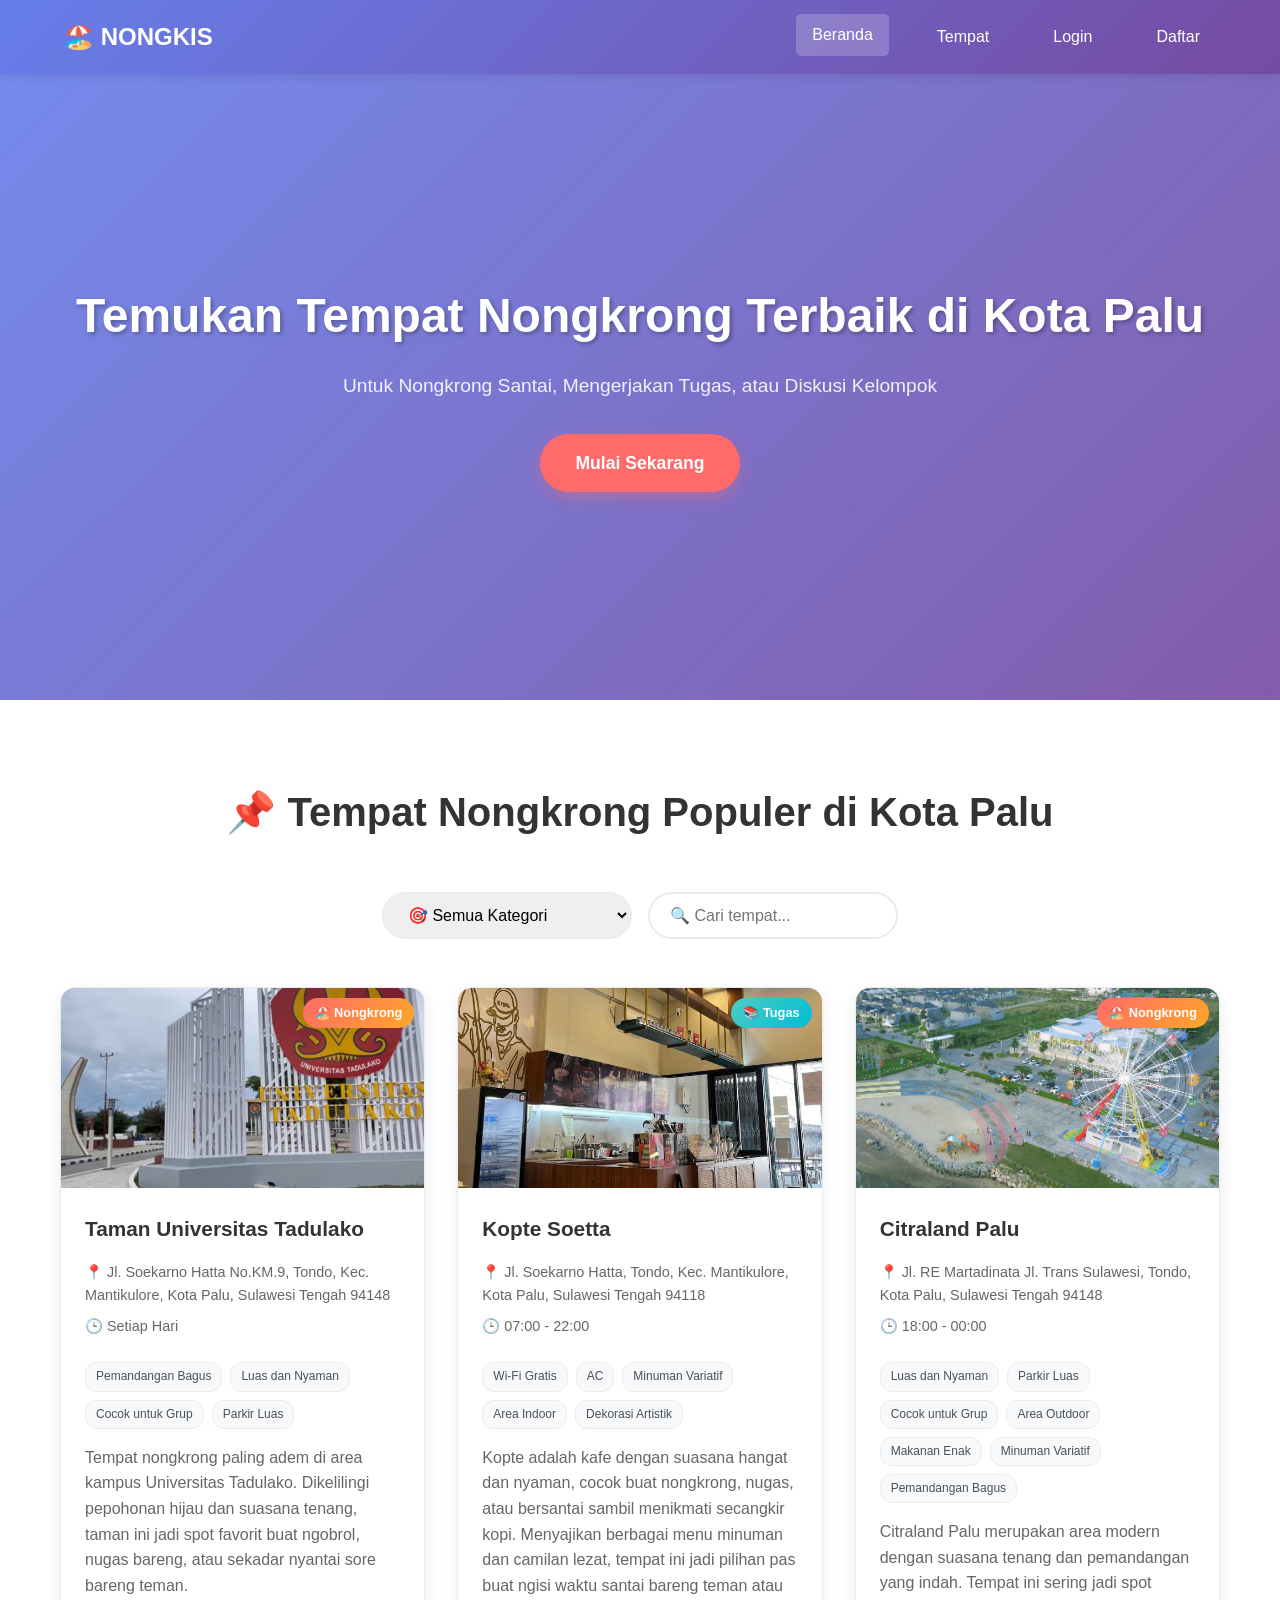
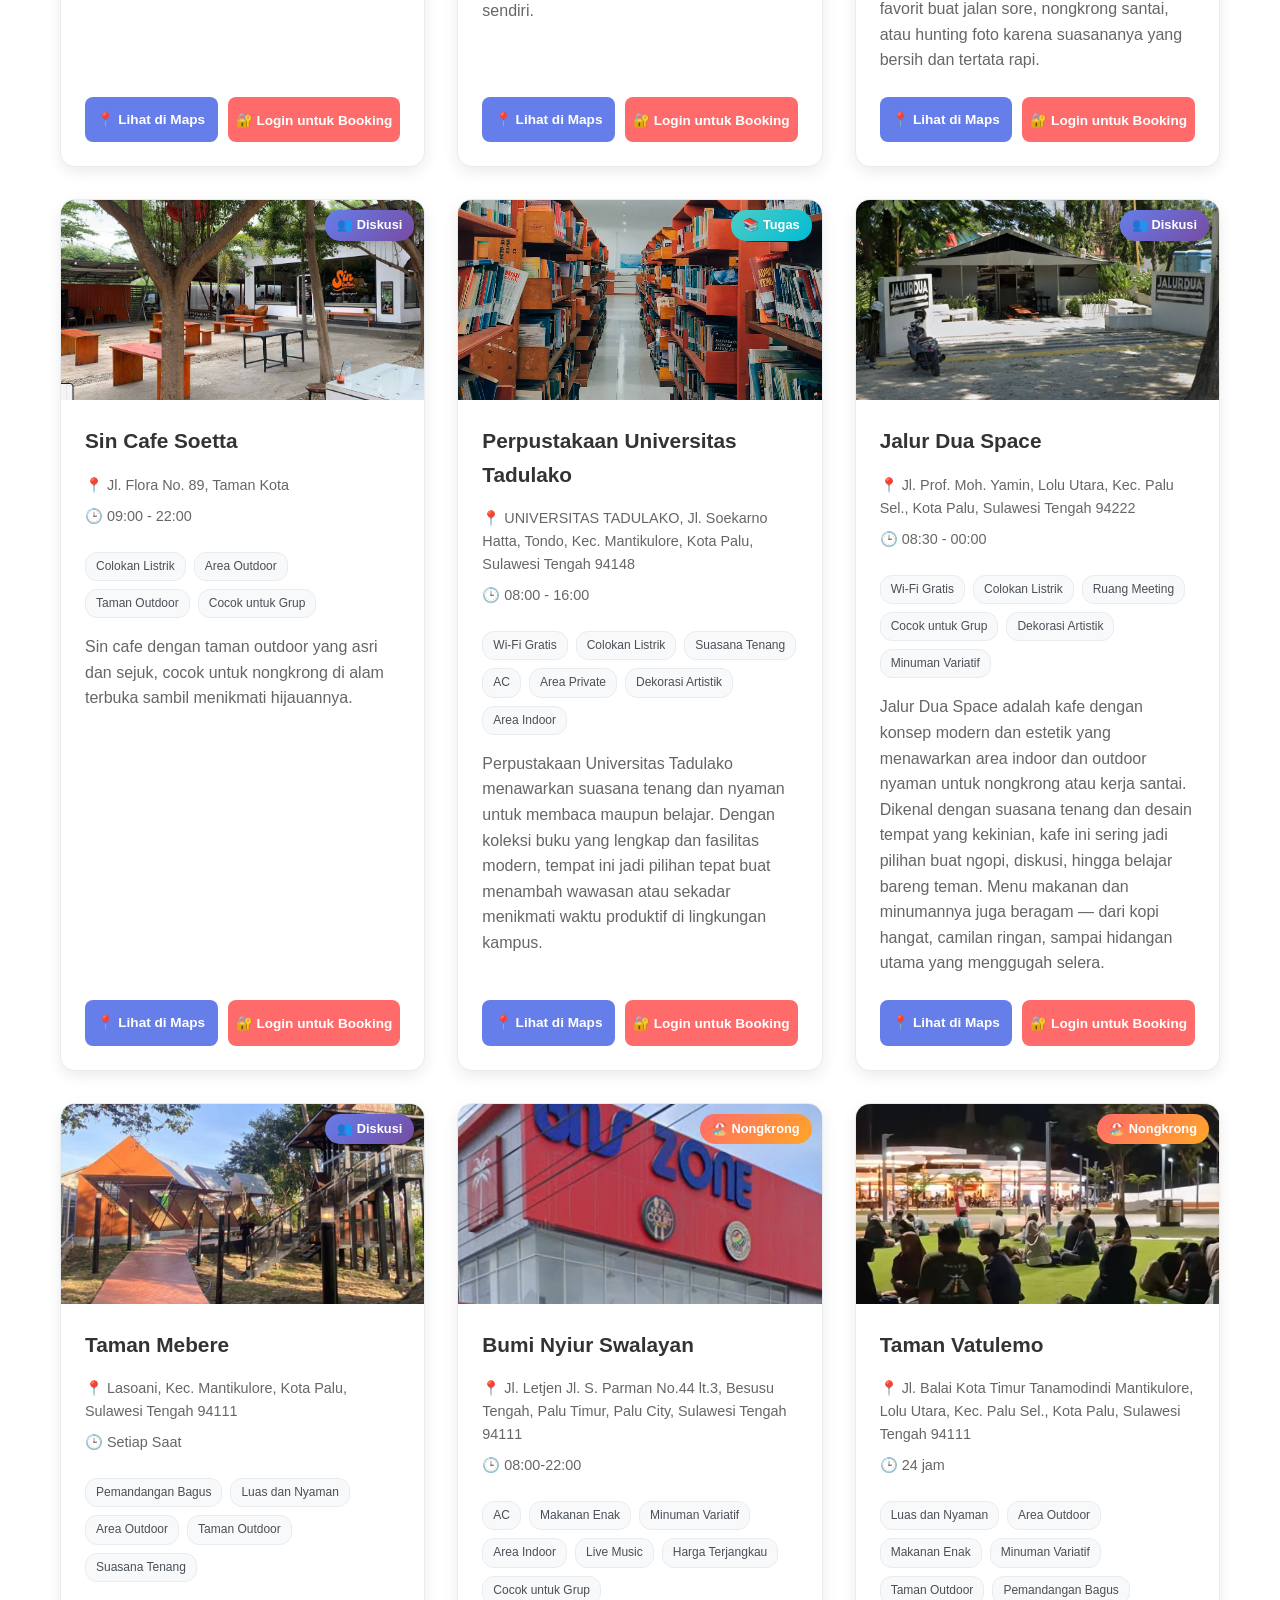
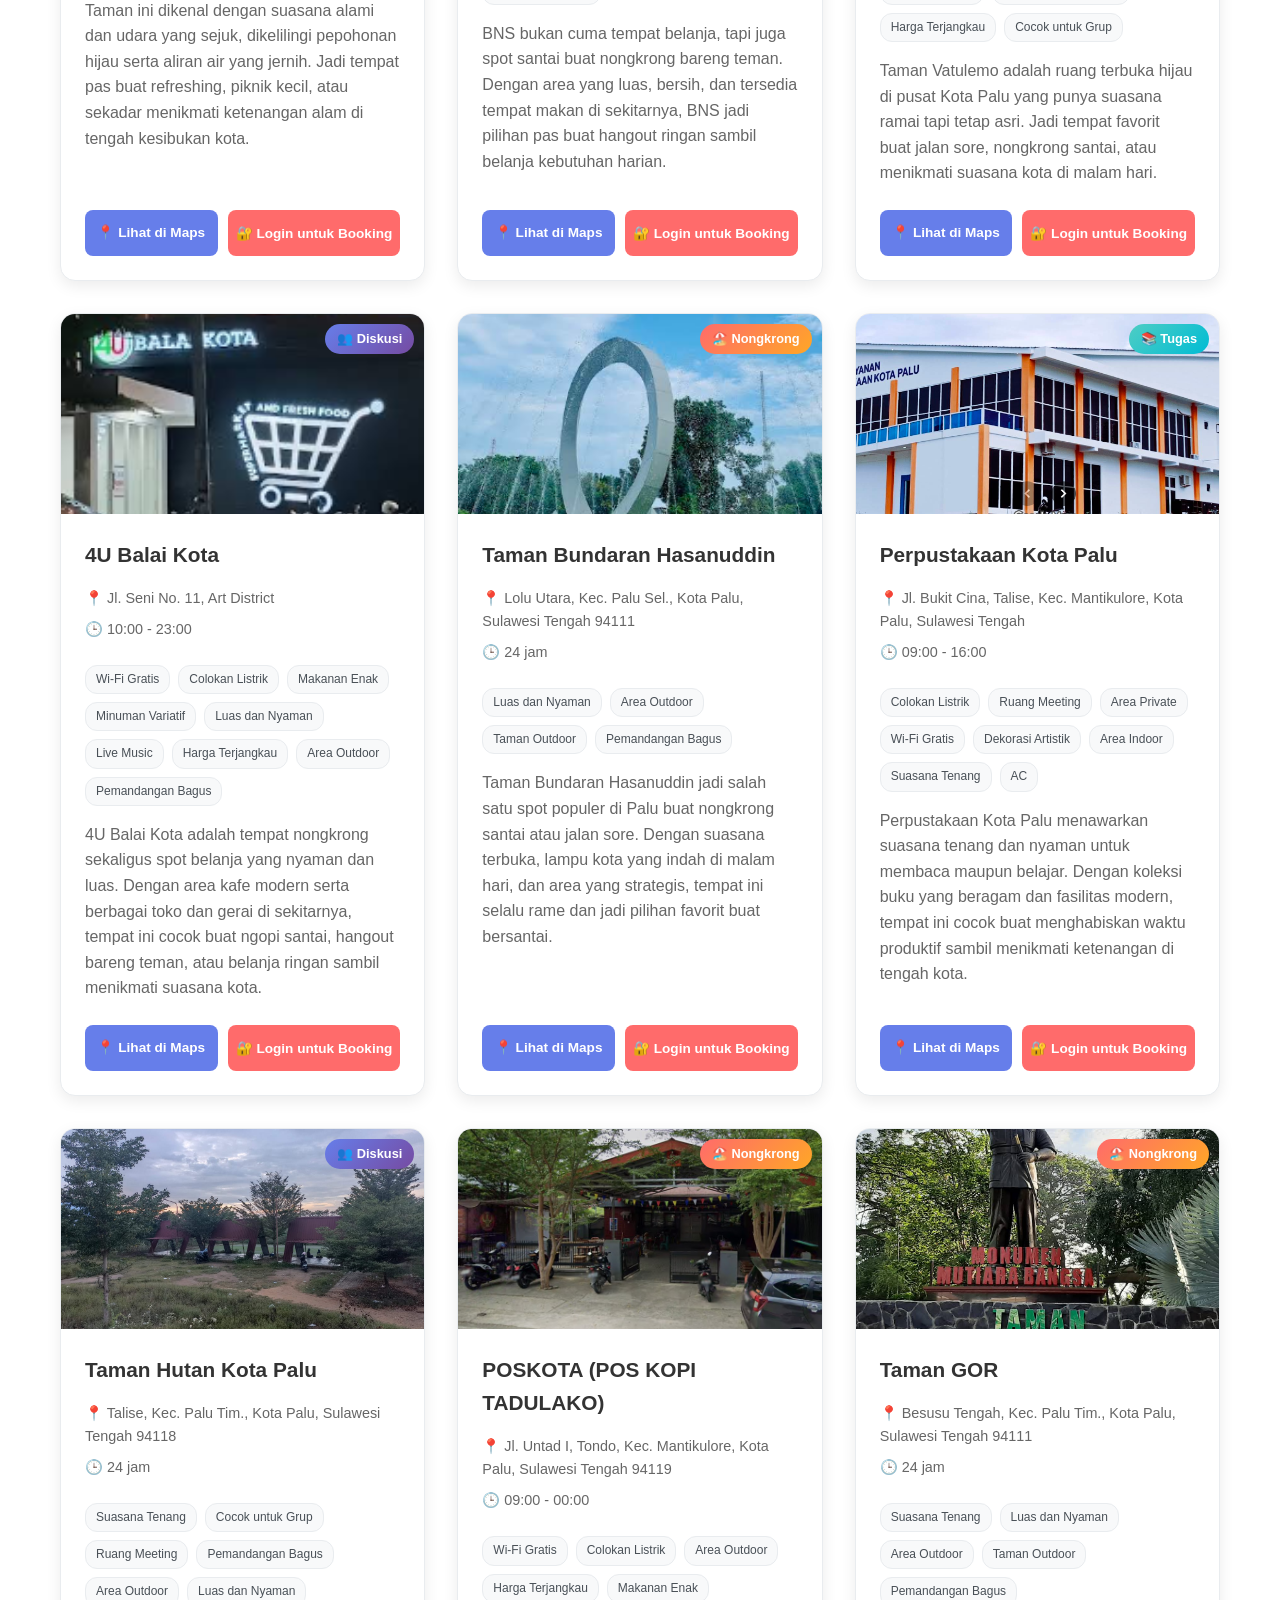
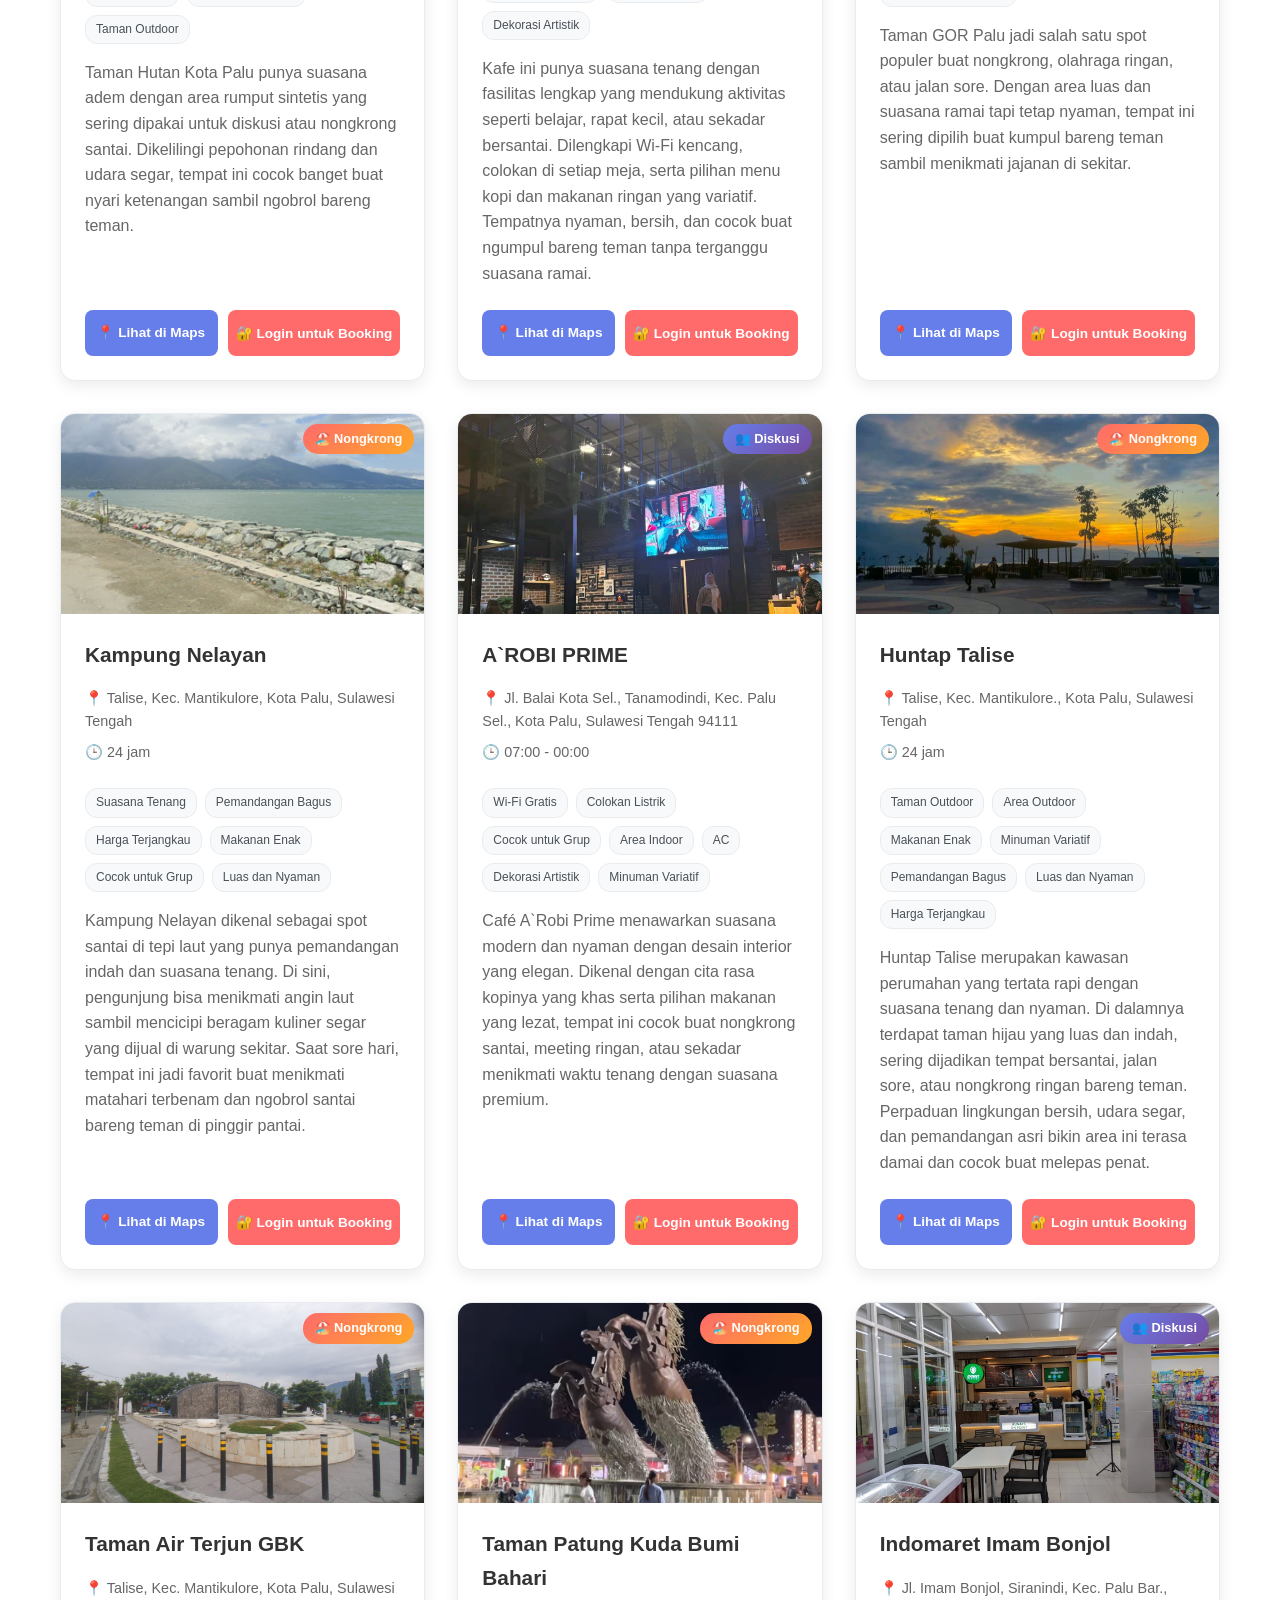
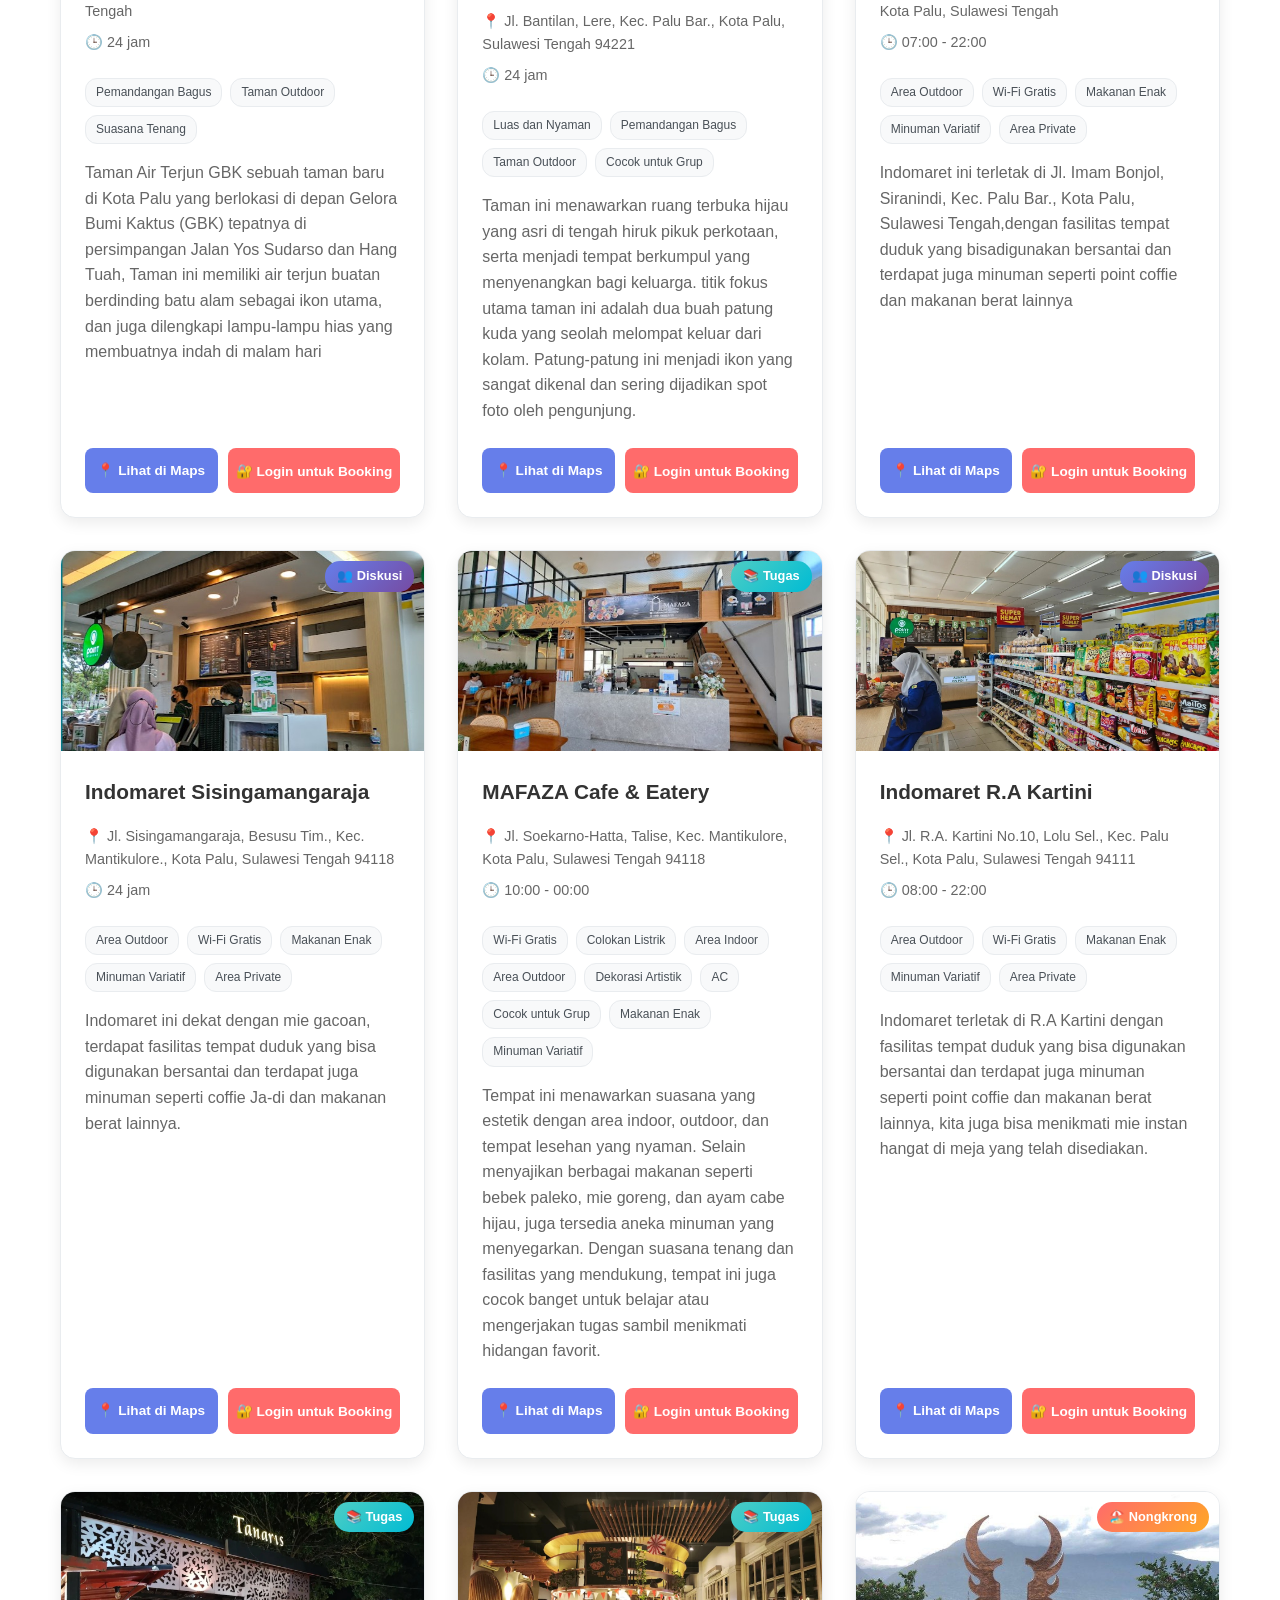
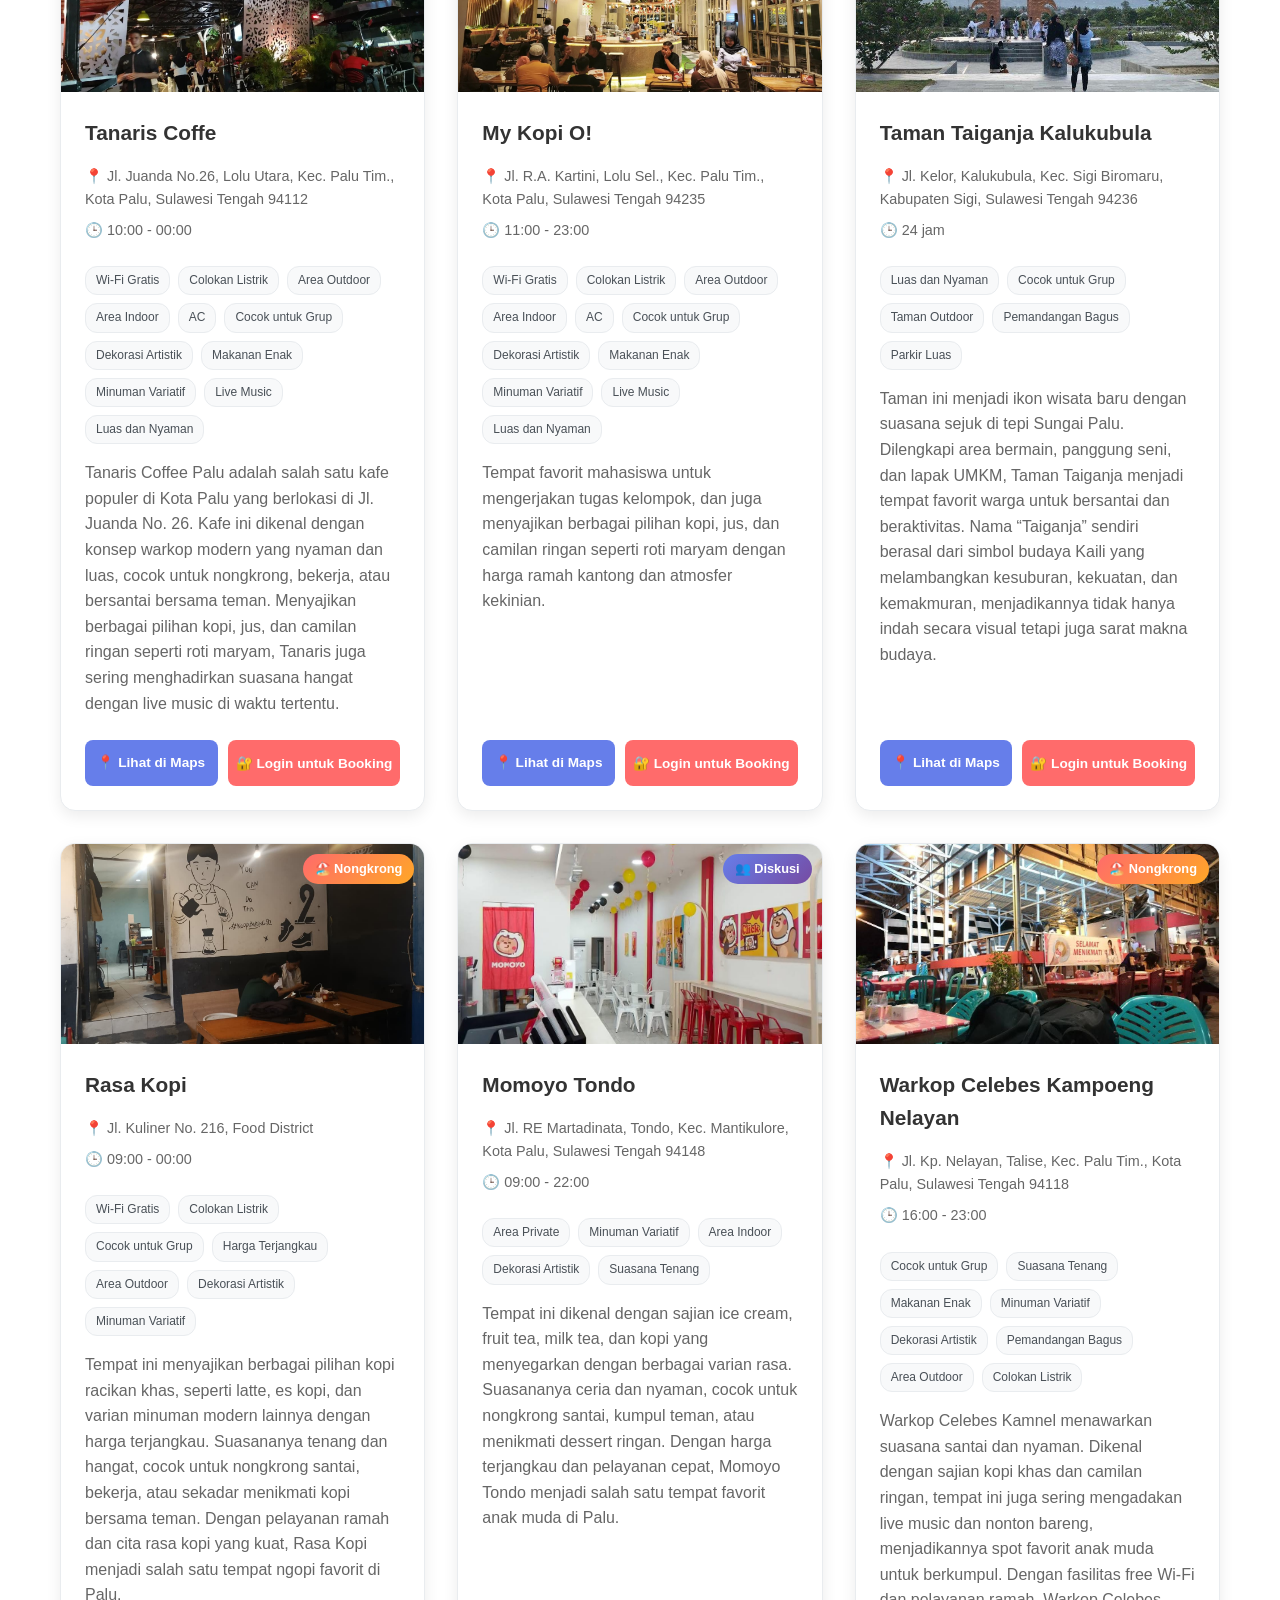
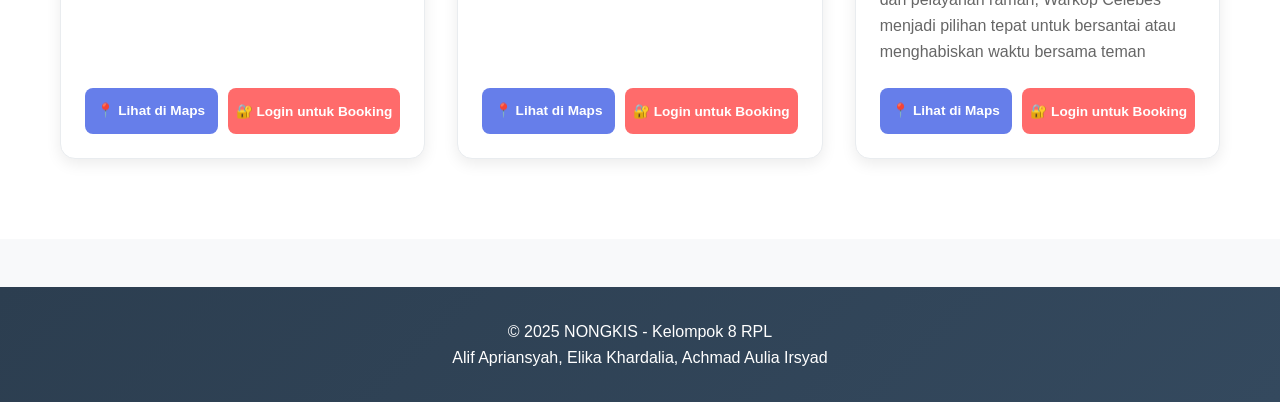
<file: index.html>
<!DOCTYPE html>
<html lang="id">
<head>
    <meta charset="UTF-8">
    <meta name="viewport" content="width=device-width, initial-scale=1.0">
    <title>NONGKIS - Tempat Nongkrong Asik</title>
    <link rel="stylesheet" href="css/style.css">
</head>
<body>
    <!-- Navigation -->
    <header>
        <nav class="navbar">
            <div class="nav-brand">
                <h2>🏖️ NONGKIS</h2>
            </div>
            <div class="nav-menu">
                <a href="index.html" class="nav-link active">Beranda</a>
                <a href="#tempat" class="nav-link">Tempat</a>
                <a href="login.html" class="nav-link">Login</a>
                <a href="register.html" class="nav-link">Daftar</a>
            </div>
        </nav>
    </header>

    <!-- Hero Section -->
    <section class="hero">
        <div class="hero-content">
            <h1>Temukan Tempat Nongkrong Terbaik di Kota Palu</h1>
            <p>Untuk Nongkrong Santai, Mengerjakan Tugas, atau Diskusi Kelompok</p>
            <a href="register.html" class="cta-button">Mulai Sekarang</a>
        </div>
    </section>

    <!-- Places Section -->
    <section id="tempat" class="places-section">
        <div class="container">
            <h2>📌 Tempat Nongkrong Populer di Kota Palu</h2>
            
            <!-- Filter -->
            <div class="filter-container">
                <select id="categoryFilter" class="filter-select">
                    <option value="">🎯 Semua Kategori</option>
                    <option value="nongkrong">🏖️ Nongkrong Santai</option>
                    <option value="tugas">📚 Mengerjakan Tugas</option>
                    <option value="diskusi">👥 Diskusi Kelompok</option>
                </select>
                <input type="text" id="searchInput" class="search-input" placeholder="🔍 Cari tempat...">
            </div>

            <!-- Places Grid -->
            <div id="placesList" class="places-grid">
                <!-- Tempat akan dimuat di sini -->
            </div>
        </div>
    </section>

    <!-- Footer -->
    <footer>
        <div class="container">
            <p>&copy; 2025 NONGKIS - Kelompok 8 RPL</p>
            <p>Alif Apriansyah, Elika Khardalia, Achmad Aulia Irsyad</p>
        </div>
    </footer>

    <!-- Scripts -->
    <script src="js/data.js"></script>
    <script src="js/script.js"></script>
</body>
</html>
</file>
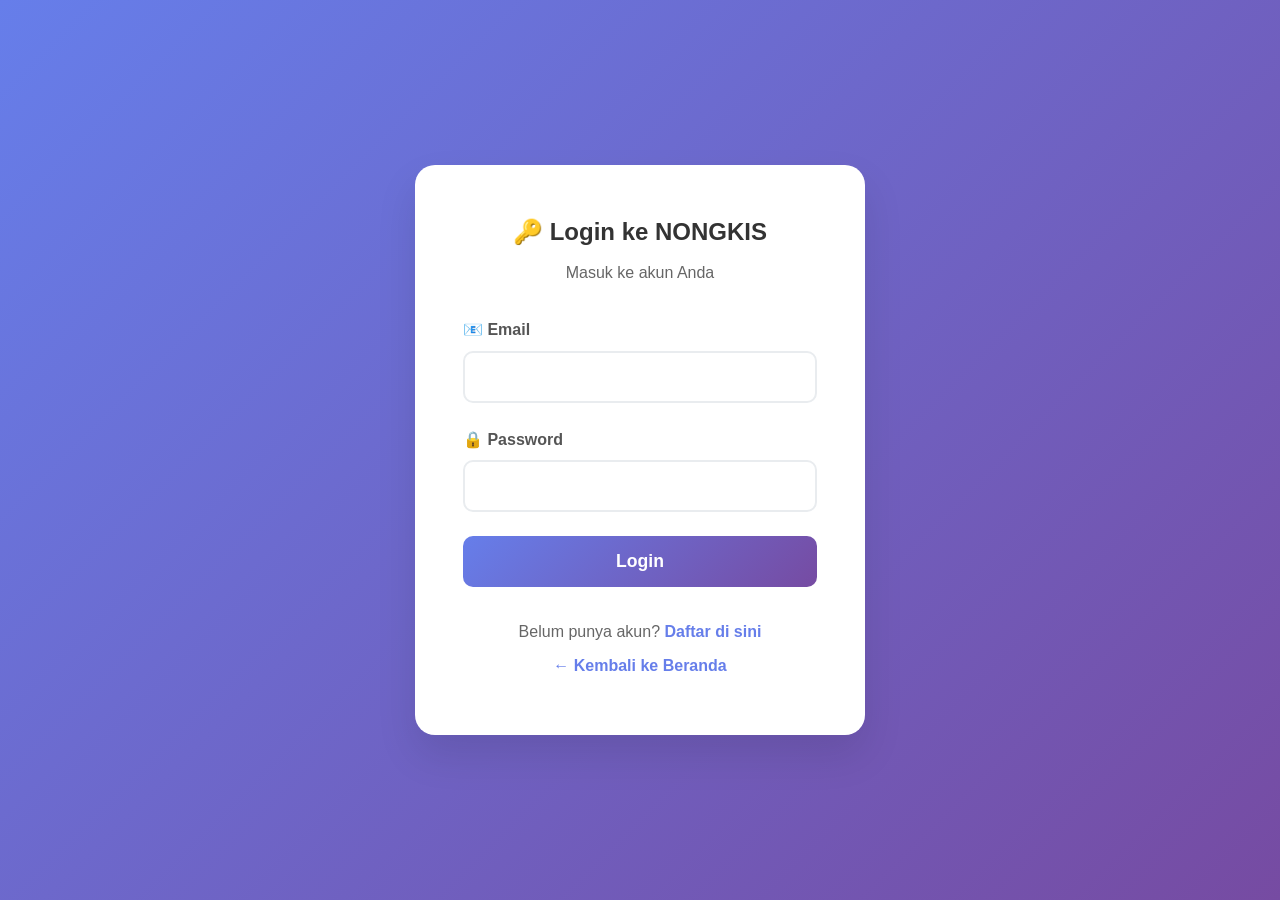
<file: admin_dashboard.html>
<!DOCTYPE html>
<html lang="id">
<head>
    <meta charset="UTF-8">
    <meta name="viewport" content="width=device-width, initial-scale=1.0">
    <title>Admin Dashboard - NONGKIS</title>
    <link rel="stylesheet" href="css/style.css">
    <style>
        .admin-stats { margin-bottom: 2rem; }
        .stats-grid { 
            display: grid; 
            grid-template-columns: repeat(auto-fit, minmax(150px, 1fr)); 
            gap: 1rem; 
            margin-bottom: 2rem; 
        }
        .stat-card { 
            background: white; 
            padding: 1.5rem; 
            border-radius: 10px; 
            text-align: center; 
            box-shadow: 0 5px 15px rgba(0,0,0,0.1); 
            border-left: 4px solid #667eea; 
        }
        .stat-number { 
            display: block; 
            font-size: 2rem; 
            font-weight: bold; 
            color: #667eea; 
            margin-bottom: 0.5rem; 
        }
        .stat-label { 
            font-size: 0.9rem; 
            color: #666; 
            font-weight: 500; 
        }
        .admin-actions { margin-bottom: 2rem; }
        .action-buttons { 
            display: grid; 
            grid-template-columns: repeat(auto-fit, minmax(200px, 1fr)); 
            gap: 1rem; 
        }
        .action-button { 
            background: white; 
            border: 2px solid #e9ecef; 
            padding: 1.5rem; 
            border-radius: 10px; 
            text-align: center; 
            cursor: pointer; 
            transition: all 0.3s ease; 
            display: flex; 
            flex-direction: column; 
            align-items: center; 
            gap: 0.5rem; 
        }
        .action-button:hover { 
            border-color: #667eea; 
            transform: translateY(-5px); 
            box-shadow: 0 10px 20px rgba(0,0,0,0.1); 
        }
        .bookings-management { margin: 2rem 0; }
        .bookings-filters { 
            display: flex; 
            gap: 0.5rem; 
            margin-bottom: 1.5rem; 
            flex-wrap: wrap; 
        }
        .filter-btn { 
            padding: 8px 16px; 
            border: 2px solid #e9ecef; 
            background: white; 
            border-radius: 20px; 
            cursor: pointer; 
            transition: all 0.3s ease; 
            font-size: 0.9rem; 
        }
        .filter-btn.active, .filter-btn:hover { 
            background: #667eea; 
            color: white; 
            border-color: #667eea; 
        }
        .booking-card { 
            background: white; 
            border: 1px solid #e9ecef; 
            border-radius: 10px; 
            padding: 1.5rem; 
            margin-bottom: 1rem; 
            box-shadow: 0 2px 5px rgba(0,0,0,0.1); 
        }
        .booking-header { 
            display: flex; 
            justify-content: space-between; 
            align-items: center; 
            margin-bottom: 1rem; 
            padding-bottom: 1rem; 
            border-bottom: 1px solid #e9ecef; 
        }
        .booking-status { 
            padding: 5px 12px; 
            border-radius: 15px; 
            font-size: 0.8rem; 
            font-weight: bold; 
            text-transform: uppercase; 
        }
        .booking-status.pending { background: #fff3cd; color: #856404; border: 1px solid #ffeaa7; }
        .booking-status.confirmed { background: #d1ecf1; color: #0c5460; border: 1px solid #bee5eb; }
        .booking-status.cancelled { background: #f8d7da; color: #721c24; border: 1px solid #f5c6cb; }
        .booking-actions { 
            display: flex; 
            gap: 10px; 
            flex-wrap: wrap; 
            margin-top: 1rem; 
        }
        .booking-actions button { 
            padding: 8px 16px; 
            border: none; 
            border-radius: 5px; 
            cursor: pointer; 
            font-size: 0.8rem; 
            font-weight: 600; 
            transition: all 0.3s ease; 
        }
        .btn-confirm { background: #28a745; color: white; }
        .btn-cancel { background: #dc3545; color: white; }
        .btn-delete { background: #6c757d; color: white; }
        .no-data { text-align: center; padding: 3rem; color: #666; font-size: 1.1rem; }
        .loading { text-align: center; padding: 2rem; color: #666; }
    </style>
</head>
<body>
    <header>
        <nav class="navbar">
            <div class="nav-brand">
                <h2>🏖️ NONGKIS ADMIN</h2>
            </div>
            <div class="nav-menu">
                <a href="index.html" class="nav-link">Beranda</a>
                <a href="dashboard.html" class="nav-link">Dashboard User</a>
                <a href="#" class="nav-link" onclick="logout()">Logout</a>
            </div>
        </nav>
    </header>

    <main class="dashboard-container">
        <div class="container">
            <div class="dashboard-header">
                <h1>Selamat Datang, <span id="adminName">Admin</span>! 👑</h1>
                <p>Panel Administrasi NONGKIS</p>
            </div>

            <div class="admin-stats">
                <h3>📊 Statistik Sistem</h3>
                <div class="stats-grid">
                    <div class="stat-card">
                        <span class="stat-number" id="totalUsers">0</span>
                        <span class="stat-label">Total Users</span>
                    </div>
                    <div class="stat-card">
                        <span class="stat-number" id="totalPlaces">0</span>
                        <span class="stat-label">Tempat Nongkrong</span>
                    </div>
                    <div class="stat-card">
                        <span class="stat-number" id="totalBookings">0</span>
                        <span class="stat-label">Total Booking</span>
                    </div>
                    <div class="stat-card">
                        <span class="stat-number" id="pendingBookings">0</span>
                        <span class="stat-label">Pending</span>
                    </div>
                </div>
            </div>

            <div class="admin-actions">
                <h3>⚡ Aksi Cepat</h3>
                <div class="action-buttons">
                    <button class="action-button" onclick="loadAdminData()">
                        <span>🔄</span>
                        <span>Refresh Data</span>
                    </button>
                    <button class="action-button" onclick="showAllBookings()">
                        <span>📋</span>
                        <span>Semua Booking</span>
                    </button>
                    <button class="action-button" onclick="showPendingBookings()">
                        <span>⏳</span>
                        <span>Booking Pending</span>
                    </button>
                </div>
            </div>

            <div class="bookings-management">
                <h3>📋 Management Bookings</h3>
                <div class="bookings-filters">
                    <button class="filter-btn active" onclick="filterBookings('all')">Semua</button>
                    <button class="filter-btn" onclick="filterBookings('pending')">Pending</button>
                    <button class="filter-btn" onclick="filterBookings('confirmed')">Confirmed</button>
                    <button class="filter-btn" onclick="filterBookings('cancelled')">Cancelled</button>
                </div>
                <div class="bookings-list" id="bookingsList">
                    <div class="loading">Memuat data booking...</div>
                </div>
            </div>
        </div>
    </main>

    <script>
        // Simple notification function
        function showNotification(message, type = 'info') {
            alert((type === 'error' ? '❌ ' : '✅ ') + message);
        }

        // Logout function
        function logout() {
            localStorage.removeItem('nongkis_user');
            alert('👋 Logout berhasil!');
            window.location.href = 'index.html';
        }

        // Load admin data
        async function loadAdminData() {
            console.log('🔄 Loading admin data...');
            const bookingsList = document.getElementById('bookingsList');
            bookingsList.innerHTML = '<div class="loading">Memuat data booking...</div>';
            
            try {
                // Load bookings
                const response = await fetch('php/get_booking.php');
                const bookings = await response.json();
                
                console.log('📊 Bookings data:', bookings);
                
                if (bookings.error) {
                    bookingsList.innerHTML = '<div class="no-data">Error: ' + bookings.error + '</div>';
                    return;
                }
                
                if (!bookings || bookings.length === 0) {
                    bookingsList.innerHTML = '<div class="no-data">Belum ada booking</div>';
                    updateStats(0, 0);
                    return;
                }
                
                // Display bookings
                bookingsList.innerHTML = '';
                bookings.forEach(booking => {
                    const bookingCard = document.createElement('div');
                    bookingCard.className = `booking-card booking-${booking.status}`;
                    
                    bookingCard.innerHTML = `
                        <div class="booking-header">
                            <h4>${booking.place_name}</h4>
                            <span class="booking-status ${booking.status}">${getStatusText(booking.status)}</span>
                        </div>
                        <div class="booking-info">
                            <p><strong>User:</strong> ${booking.user_name} ${booking.user_email ? '(' + booking.user_email + ')' : ''}</p>
                            <p><strong>Alamat:</strong> ${booking.place_address}</p>
                            <p><strong>Tanggal:</strong> ${booking.booking_date} ${booking.booking_time}</p>
                            <p><strong>Jumlah Orang:</strong> ${booking.jumlah_orang}</p>
                            ${booking.catatan ? `<p><strong>Catatan:</strong> ${booking.catatan}</p>` : ''}
                            <p><strong>Dibooking:</strong> ${new Date(booking.created_at).toLocaleString('id-ID')}</p>
                        </div>
                        <div class="booking-actions">
                            ${booking.status === 'pending' ? `
                                <button onclick="confirmBooking(${booking.id})" class="btn-confirm">✅ Konfirmasi</button>
                                <button onclick="cancelBooking(${booking.id})" class="btn-cancel">❌ Tolak</button>
                            ` : ''}
                            <button onclick="deleteBooking(${booking.id})" class="btn-delete">🗑️ Hapus</button>
                        </div>
                    `;
                    
                    bookingsList.appendChild(bookingCard);
                });
                
                // Update stats
                updateStats(bookings.length, bookings.filter(b => b.status === 'pending').length);
                showNotification('Data berhasil dimuat!');
                
            } catch (error) {
                console.error('❌ Error loading admin data:', error);
                bookingsList.innerHTML = '<div class="no-data">Error: ' + error.message + '</div>';
                showNotification('Gagal memuat data: ' + error.message, 'error');
            }
        }

        function updateStats(totalBookings, pendingBookings) {
            document.getElementById('totalBookings').textContent = totalBookings;
            document.getElementById('pendingBookings').textContent = pendingBookings;
            document.getElementById('totalUsers').textContent = '2'; // admin + user
            document.getElementById('totalPlaces').textContent = '8'; // dari data.js
        }

        function getStatusText(status) {
            const statusMap = {
                'pending': 'Menunggu',
                'confirmed': 'Dikonfirmasi', 
                'cancelled': 'Dibatalkan'
            };
            return statusMap[status] || status;
        }

        async function confirmBooking(bookingId) {
            await updateBookingStatus(bookingId, 'confirmed');
        }

        async function cancelBooking(bookingId) {
            await updateBookingStatus(bookingId, 'cancelled');
        }

        async function updateBookingStatus(bookingId, status) {
            try {
                const response = await fetch('php/update_booking.php', {
                    method: 'POST',
                    headers: {
                        'Content-Type': 'application/json',
                    },
                    body: JSON.stringify({
                        booking_id: bookingId,
                        status: status,
                        action: 'update'
                    })
                });
                
                const result = await response.json();
                
                if (result.success) {
                    showNotification('Booking berhasil diupdate!');
                    loadAdminData(); // Reload data
                } else {
                    showNotification('Gagal update: ' + result.message, 'error');
                }
                
            } catch (error) {
                console.error('Error updating booking:', error);
                showNotification('Terjadi kesalahan', 'error');
            }
        }

        async function deleteBooking(bookingId) {
            if (!confirm('Yakin ingin menghapus booking ini?')) return;
            
            try {
                const response = await fetch('php/update_booking.php', {
                    method: 'POST',
                    headers: {
                        'Content-Type': 'application/json',
                    },
                    body: JSON.stringify({
                        booking_id: bookingId,
                        action: 'delete'
                    })
                });
                
                const result = await response.json();
                
                if (result.success) {
                    showNotification('Booking berhasil dihapus!');
                    loadAdminData(); // Reload data
                } else {
                    showNotification('Gagal hapus: ' + result.message, 'error');
                }
                
            } catch (error) {
                console.error('Error deleting booking:', error);
                showNotification('Terjadi kesalahan', 'error');
            }
        }

        function showAllBookings() {
            filterBookings('all');
            showNotification('Menampilkan semua booking');
        }

        function showPendingBookings() {
            filterBookings('pending');
            showNotification('Menampilkan booking pending');
        }

        function filterBookings(status) {
            document.querySelectorAll('.filter-btn').forEach(btn => {
                btn.classList.remove('active');
            });
            event.target.classList.add('active');
            
            const bookings = document.querySelectorAll('.booking-card');
            bookings.forEach(booking => {
                if (status === 'all') {
                    booking.style.display = 'block';
                } else {
                    booking.style.display = booking.classList.contains(`booking-${status}`) ? 'block' : 'none';
                }
            });
        }

        // Initialize
        document.addEventListener('DOMContentLoaded', function() {
            const currentUser = JSON.parse(localStorage.getItem('nongkis_user') || '{}');
            
            if (!currentUser || currentUser.role !== 'admin') {
                alert('❌ Akses ditolak! Hanya untuk admin.');
                window.location.href = 'login.html';
                return;
            }

            document.getElementById('adminName').textContent = currentUser.username;
            loadAdminData();
        });
    </script>
</body>
</html>
</file>
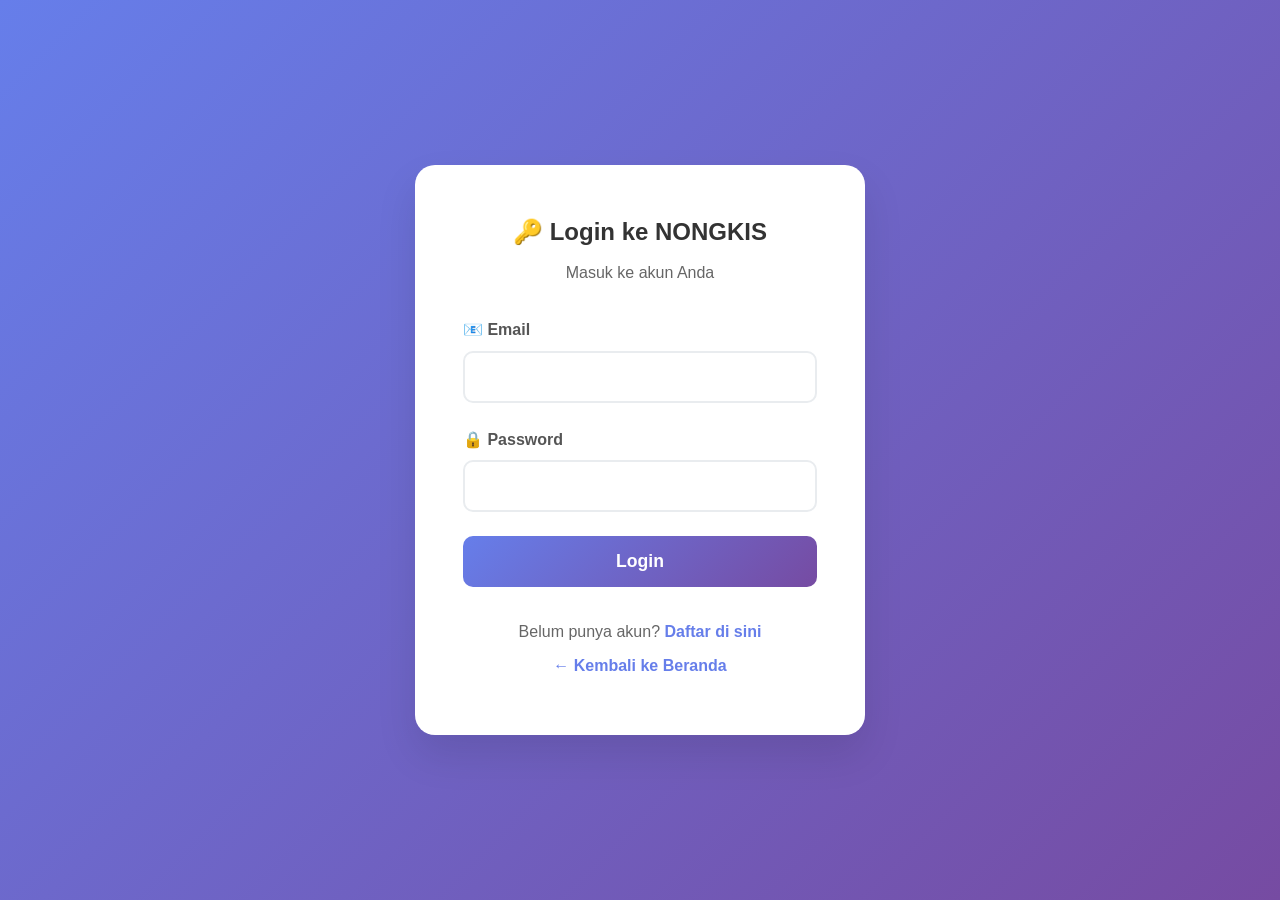
<file: dashboard.html>
<!DOCTYPE html>
<html lang="id">
<head>
    <meta charset="UTF-8">
    <meta name="viewport" content="width=device-width, initial-scale=1.0">
    <title>Dashboard - NONGKIS</title>
    <link rel="stylesheet" href="css/style.css">
</head>
<body>
    <header>
        <nav class="navbar">
            <div class="nav-brand">
                <h2>🏖️ NONGKIS</h2>
            </div>
            <div class="nav-menu">
                <a href="index.html" class="nav-link">Beranda</a>
                <a href="#profile" class="nav-link">Profil</a>
                <a href="#" class="nav-link" onclick="logout()">Logout</a>
            </div>
        </nav>
    </header>

    <main class="dashboard-container">
        <div class="container">
            <div class="dashboard-header">
                <h1>Selamat Datang, <span id="userName">User</span>! 👋</h1>
                <p>Mau nongkrong dimana hari ini?</p>
            </div>

            <div class="user-info">
                <h3>📊 Profil Anda</h3>
                <div class="info-grid">
                    <div class="info-item">
                        <strong>Username:</strong>
                        <span id="infoUsername">-</span>
                    </div>
                    <div class="info-item">
                        <strong>Email:</strong>
                        <span id="infoEmail">-</span>
                    </div>
                    <div class="info-item">
                        <strong>Member sejak:</strong>
                        <span id="infoJoinDate">-</span>
                    </div>
                </div>
            </div>

            <div class="quick-actions">
                <h3>🚀 Akses Cepat</h3>
                <div class="action-buttons">
                    <a href="index.html#tempat" class="action-button">
                        <span>🔍</span>
                        <span>Cari Tempat</span>
                    </a>
                    <button class="action-button" onclick="showBookingHistory()">
                        <span>📅</span>
                        <span>Riwayat Booking</span>
                    </button>
                    <button class="action-button" onclick="showFavorites()">
                        <span>❤️</span>
                        <span>Favorit Saya</span>
                    </button>
                </div>
            </div>
            <!-- Tambahkan setelah quick-actions -->
            <div class="user-bookings">
                <h3>📅 Booking Saya</h3>
                <div class="booking-actions">
                    <button onclick="loadUserBookings()" class="refresh-btn">🔄 Refresh Data</button>
                </div>
                <div id="userBookings" class="bookings-container">
                    <div class="loading">🔄 Memuat data booking...</div>
                </div>
            </div>
        </div>
    </main>

    <footer>
        <div class="container">
            <p>&copy; 2025 NONGKIS - Tempat Nongkrong Asik</p>
        </div>
    </footer>

    <script src="js/script.js"></script>
</body>
</html>
</file>
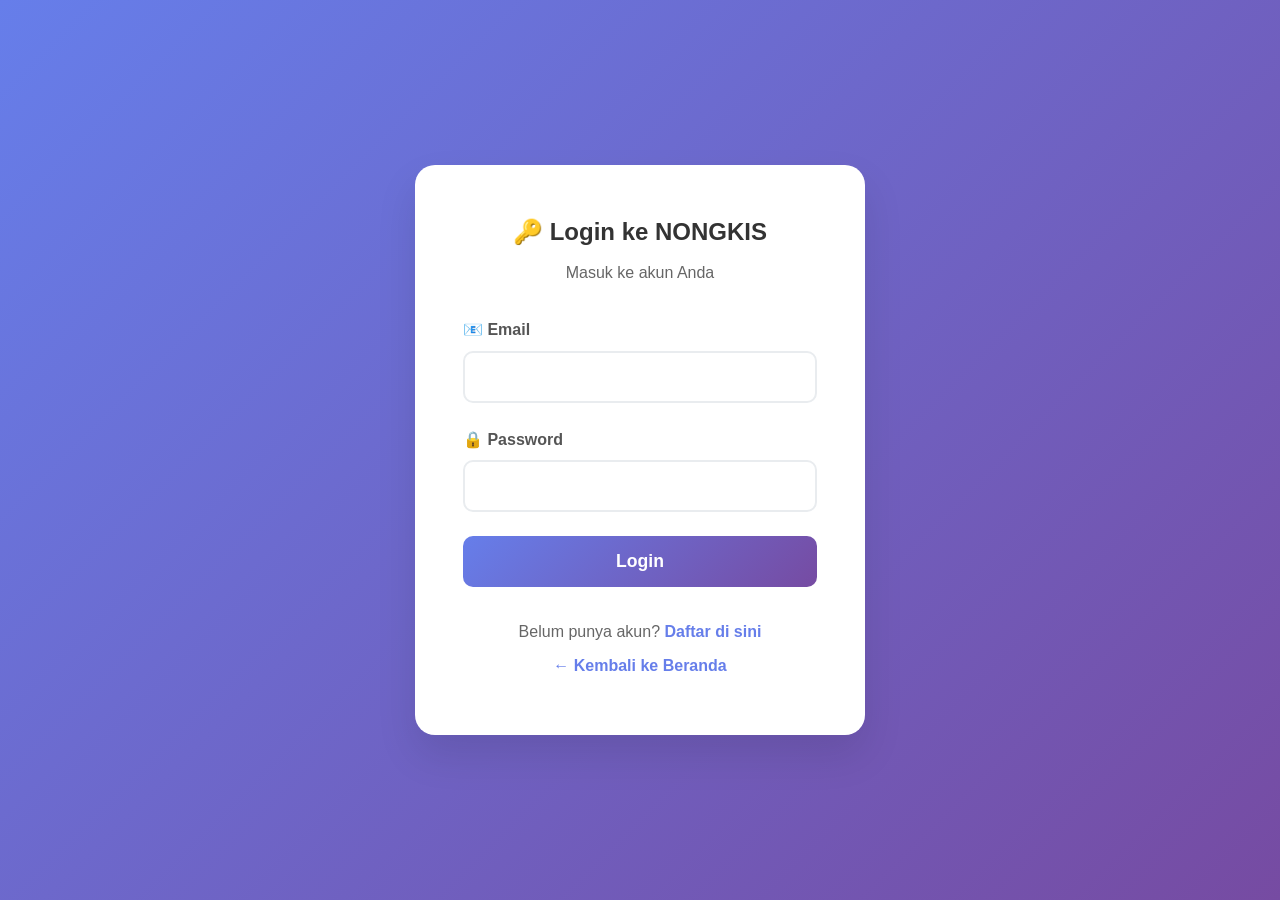
<file: login.html>
<!DOCTYPE html>
<html lang="id">
<head>
    <meta charset="UTF-8">
    <meta name="viewport" content="width=device-width, initial-scale=1.0">
    <title>Login - NONGKIS</title>
    <link rel="stylesheet" href="css/style.css">
</head>
<body>
    <div class="auth-container">
        <div class="auth-card">
            <div class="auth-header">
                <h2>🔑 Login ke NONGKIS</h2>
                <p>Masuk ke akun Anda</p>
            </div>
            
            <form id="loginForm" class="auth-form" method="POST">
            <div class="form-group">
                <label for="email">📧 Email</label>
                <input type="email" id="email" name="email" required>
            </div>
            <div class="form-group">
                <label for="password">🔒 Password</label>
                <input type="password" id="password" name="password" required>
            </div>
            <button type="submit" class="auth-button">Login</button>
            </form>

            <div class="auth-links">
                <p>Belum punya akun? <a href="register.html">Daftar di sini</a></p>
                <p><a href="index.html">← Kembali ke Beranda</a></p>
            </div>
        </div>
    </div>

    <script src="js/script.js"></script>
</body>
</html>
</file>
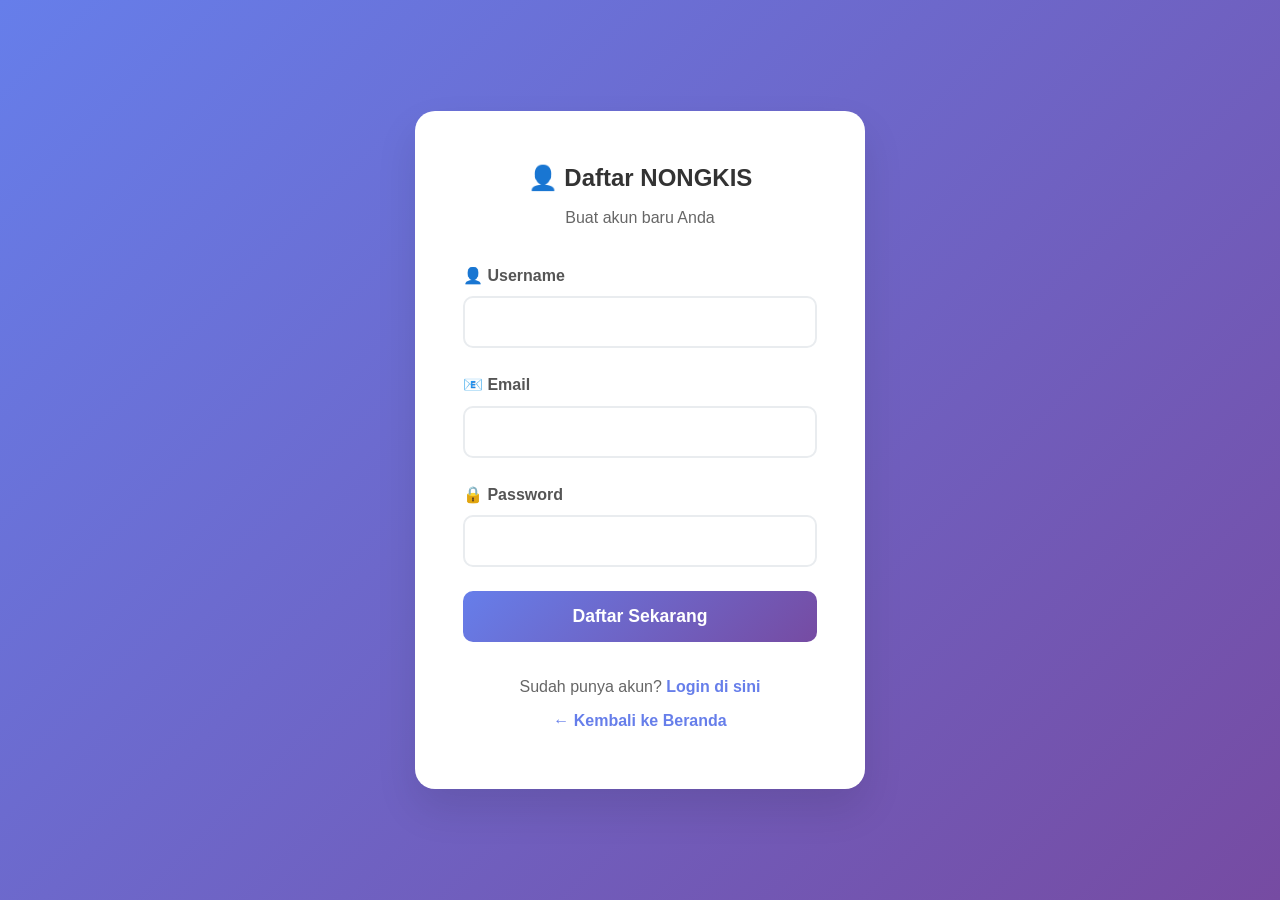
<file: register.html>
<!DOCTYPE html>
<html lang="id">
<head>
    <meta charset="UTF-8">
    <meta name="viewport" content="width=device-width, initial-scale=1.0">
    <title>Daftar - NONGKIS</title>
    <link rel="stylesheet" href="css/style.css">
</head>
<body>
    <div class="auth-container">
        <div class="auth-card">
            <div class="auth-header">
                <h2>👤 Daftar NONGKIS</h2>
                <p>Buat akun baru Anda</p>
            </div>
            
        <form id="registerForm" class="auth-form" method="POST">
            <div class="form-group">
                <label for="username">👤 Username</label>
                <input type="text" id="username" name="username" required>
            </div>
            <div class="form-group">
                <label for="email">📧 Email</label>
                <input type="email" id="email" name="email" required>
            </div>
            <div class="form-group">
                <label for="password">🔒 Password</label>
                <input type="password" id="password" name="password" required>
            </div>
            <button type="submit" class="auth-button">Daftar Sekarang</button>
        </form>

            <div class="auth-links">
                <p>Sudah punya akun? <a href="login.html">Login di sini</a></p>
                <p><a href="index.html">← Kembali ke Beranda</a></p>
            </div>
        </div>
    </div>

    <script src="js/script.js"></script>
</body>
</html>
</file>
<file: css/style.css>
/* Reset & Base Styles */
* {
    margin: 0;
    padding: 0;
    box-sizing: border-box;
}

body {
    font-family: 'Segoe UI', Tahoma, Geneva, Verdana, sans-serif;
    line-height: 1.6;
    color: #333;
    background-color: #f8f9fa;
}

.container {
    max-width: 1200px;
    margin: 0 auto;
    padding: 0 20px;
}

/* Navigation */
.navbar {
    display: flex;
    justify-content: space-between;
    align-items: center;
    padding: 1rem 5%;
    background: linear-gradient(135deg, #667eea 0%, #764ba2 100%);
    color: white;
    box-shadow: 0 2px 10px rgba(0,0,0,0.1);
    position: fixed;
    width: 100%;
    top: 0;
    z-index: 1000;
}

.nav-brand h2 {
    color: #fff;
    font-size: 1.5rem;
}

.nav-menu {
    display: flex;
    gap: 2rem;
}

.nav-link {
    color: white;
    text-decoration: none;
    padding: 0.5rem 1rem;
    border-radius: 5px;
    transition: all 0.3s ease;
    font-weight: 500;
}

.nav-link:hover,
.nav-link.active {
    background: rgba(255,255,255,0.2);
    transform: translateY(-2px);
}

/* Hero Section */
.hero {
    background: linear-gradient(135deg, rgba(102, 126, 234, 0.9), rgba(118, 75, 162, 0.9));
    background-size: cover;
    background-position: center;
    height: 70vh;
    display: flex;
    align-items: center;
    justify-content: center;
    text-align: center;
    color: white;
    margin-top: 70px;
}

.hero-content h1 {
    font-size: 3rem;
    margin-bottom: 1rem;
    text-shadow: 2px 2px 4px rgba(0,0,0,0.3);
}

.hero-content p {
    font-size: 1.2rem;
    margin-bottom: 2rem;
    opacity: 0.9;
}

.cta-button {
    display: inline-block;
    padding: 15px 35px;
    background: #ff6b6b;
    color: white;
    text-decoration: none;
    border-radius: 50px;
    font-weight: bold;
    font-size: 1.1rem;
    transition: all 0.3s ease;
    box-shadow: 0 5px 15px rgba(255,107,107,0.4);
    border: none;
    cursor: pointer;
}

.cta-button:hover {
    background: #ff5252;
    transform: translateY(-3px);
    box-shadow: 0 8px 25px rgba(255,107,107,0.6);
}

/* Places Section */
.places-section {
    padding: 5rem 0;
    background: white;
}

.places-section h2 {
    text-align: center;
    margin-bottom: 3rem;
    font-size: 2.5rem;
    color: #333;
}

/* Filter */
.filter-container {
    display: flex;
    gap: 1rem;
    margin-bottom: 3rem;
    justify-content: center;
    flex-wrap: wrap;
}

.filter-select,
.search-input {
    padding: 12px 20px;
    border: 2px solid #e9ecef;
    border-radius: 25px;
    font-size: 1rem;
    min-width: 250px;
    transition: all 0.3s ease;
}

.filter-select:focus,
.search-input:focus {
    outline: none;
    border-color: #667eea;
    box-shadow: 0 0 0 3px rgba(102, 126, 234, 0.1);
}

/* Places Grid */
.places-grid {
    display: grid;
    grid-template-columns: repeat(auto-fit, minmax(350px, 1fr));
    gap: 2rem;
}

/* Place Card */
.place-card {
    background: white;
    border: 1px solid #e9ecef;
    border-radius: 15px;
    overflow: hidden;
    transition: all 0.3s ease;
    box-shadow: 0 5px 15px rgba(0,0,0,0.08);
    display: flex;
    flex-direction: column;
    height: 100%;
}

.place-card:hover {
    transform: translateY(-10px);
    box-shadow: 0 15px 30px rgba(0,0,0,0.15);
}

.place-image {
    position: relative;
    height: 200px;
    overflow: hidden;
}

.place-image img {
    width: 100%;
    height: 100%;
    object-fit: cover;
    transition: transform 0.3s ease;
}

.place-card:hover .place-image img {
    transform: scale(1.05);
}

.category-badge {
    position: absolute;
    top: 10px;
    right: 10px;
    padding: 5px 12px;
    border-radius: 15px;
    font-size: 0.8rem;
    font-weight: 600;
    color: white;
}

.category-nongkrong {
    background: linear-gradient(135deg, #ff6b6b, #ffa726);
}

.category-tugas {
    background: linear-gradient(135deg, #4ecdc4, #00bcd4);
}

.category-diskusi {
    background: linear-gradient(135deg, #667eea, #764ba2);
}

.place-content {
    display: flex;
    flex-direction: column;
    flex-grow: 1;
    padding: 1.5rem;
}

.place-content h3 {
    color: #333;
    margin-bottom: 1rem;
    font-size: 1.3rem;
}

.place-info {
    margin-bottom: 1rem;
}

.place-info p {
    margin-bottom: 0.5rem;
    color: #666;
    font-size: 0.9rem;
}

.facilities {
    display: flex;
    flex-wrap: wrap;
    gap: 0.5rem;
    margin-bottom: 1rem;
}

.facility-tag {
    background: #f8f9fa;
    color: #495057;
    padding: 4px 10px;
    border-radius: 12px;
    font-size: 0.75rem;
    font-weight: 500;
    border: 1px solid #e9ecef;
}

.description {
    color: #666;
    line-height: 1.6;
    flex-grow: 1;
    margin-bottom: 0;
}

/* TOMBOL FIX - YANG INI PENTING */
.place-actions {
    display: flex;
    gap: 10px;
    margin-top: auto;
    padding-top: 1.5rem;
    width: 100%;
}

.map-button, .book-button, .login-button {
    flex: 1;
    padding: 12px 8px;
    font-size: 0.85rem;
    text-align: center;
    border: none;
    border-radius: 8px;
    cursor: pointer;
    transition: all 0.3s ease;
    text-decoration: none;
    display: flex;
    align-items: center;
    justify-content: center;
    min-height: 44px;
    font-weight: 600;
    white-space: nowrap;
}

.map-button {
    background: #667eea;
    color: white;
}

.map-button:hover {
    background: #5a6fd8;
    transform: translateY(-2px);
}

.book-button {
    background: #28a745;
    color: white;
}

.book-button:hover {
    background: #218838;
    transform: translateY(-2px);
}

.login-button {
    background: #ff6b6b;
    color: white;
}

.login-button:hover {
    background: #e55a5a;
    transform: translateY(-2px);
}

/* Auth Pages */
.auth-container {
    min-height: 100vh;
    display: flex;
    align-items: center;
    justify-content: center;
    background: linear-gradient(135deg, #667eea 0%, #764ba2 100%);
    padding: 2rem;
}

.auth-card {
    background: white;
    padding: 3rem;
    border-radius: 20px;
    box-shadow: 0 20px 40px rgba(0,0,0,0.1);
    width: 100%;
    max-width: 450px;
}

.auth-header {
    text-align: center;
    margin-bottom: 2rem;
}

.auth-header h2 {
    color: #333;
    margin-bottom: 0.5rem;
}

.auth-header p {
    color: #666;
}

.auth-form {
    margin-bottom: 2rem;
}

.form-group {
    margin-bottom: 1.5rem;
}

.form-group label {
    display: block;
    margin-bottom: 0.5rem;
    font-weight: 600;
    color: #555;
}

.form-group input {
    width: 100%;
    padding: 15px;
    border: 2px solid #e9ecef;
    border-radius: 10px;
    font-size: 1rem;
    transition: all 0.3s ease;
}

.form-group input:focus {
    outline: none;
    border-color: #667eea;
    box-shadow: 0 0 0 3px rgba(102, 126, 234, 0.1);
}

.auth-button {
    width: 100%;
    padding: 15px;
    background: linear-gradient(135deg, #667eea, #764ba2);
    color: white;
    border: none;
    border-radius: 10px;
    font-size: 1.1rem;
    font-weight: 600;
    cursor: pointer;
    transition: all 0.3s ease;
}

.auth-button:hover {
    transform: translateY(-2px);
    box-shadow: 0 8px 20px rgba(102, 126, 234, 0.3);
}

.auth-links {
    text-align: center;
}

.auth-links p {
    margin-bottom: 0.5rem;
    color: #666;
}

.auth-links a {
    color: #667eea;
    text-decoration: none;
    font-weight: 600;
}

.auth-links a:hover {
    text-decoration: underline;
}

/* Dashboard */
.dashboard-container {
    margin-top: 80px;
    padding: 2rem 0;
}

.dashboard-header {
    text-align: center;
    margin-bottom: 3rem;
}

.dashboard-header h1 {
    font-size: 2.5rem;
    margin-bottom: 1rem;
    color: #333;
}

.user-info {
    background: linear-gradient(135deg, #667eea, #764ba2);
    color: white;
    padding: 2rem;
    border-radius: 15px;
    margin-bottom: 2rem;
}

.user-info h3 {
    margin-bottom: 1.5rem;
}

.info-grid {
    display: grid;
    grid-template-columns: repeat(auto-fit, minmax(200px, 1fr));
    gap: 1rem;
}

.info-item {
    background: rgba(255,255,255,0.1);
    padding: 1rem;
    border-radius: 10px;
}

.quick-actions {
    margin-bottom: 2rem;
}

.quick-actions h3 {
    margin-bottom: 1.5rem;
    color: #333;
}

.action-buttons {
    display: grid;
    grid-template-columns: repeat(auto-fit, minmax(150px, 1fr));
    gap: 1rem;
}

.action-button {
    background: white;
    border: 2px solid #e9ecef;
    padding: 1.5rem;
    border-radius: 10px;
    text-align: center;
    text-decoration: none;
    color: #333;
    transition: all 0.3s ease;
    cursor: pointer;
}

.action-button:hover {
    border-color: #667eea;
    transform: translateY(-5px);
    box-shadow: 0 10px 20px rgba(0,0,0,0.1);
}

.action-button span {
    display: block;
}

.action-button span:first-child {
    font-size: 2rem;
    margin-bottom: 0.5rem;
}

/* File: css/style.css */

/* ... existing CSS code yang sudah ada ... */

/* ==================== */
/* USER BOOKINGS STYLES */
/* ==================== */

/* User Bookings Section */
.user-bookings {
    margin-top: 2rem;
    padding: 1.5rem;
    background: white;
    border-radius: 15px;
    box-shadow: 0 5px 15px rgba(0,0,0,0.1);
}

.booking-actions {
    margin-bottom: 1rem;
}

.refresh-btn {
    background: #667eea;
    color: white;
    border: none;
    padding: 0.5rem 1rem;
    border-radius: 5px;
    cursor: pointer;
    transition: background 0.3s;
}

.refresh-btn:hover {
    background: #5a6fd8;
}

.bookings-container {
    display: flex;
    flex-direction: column;
    gap: 1rem;
}

.booking-card {
    padding: 1.5rem;
    border-radius: 10px;
    background: #f8f9fa;
    border-left: 5px solid #ffd700;
    transition: transform 0.2s;
}

.booking-card:hover {
    transform: translateY(-2px);
    box-shadow: 0 5px 15px rgba(0,0,0,0.1);
}

.booking-header {
    display: flex;
    justify-content: space-between;
    align-items: center;
    margin-bottom: 1rem;
}

.booking-header h4 {
    margin: 0;
    color: #333;
}

.booking-status {
    padding: 0.25rem 0.75rem;
    border-radius: 20px;
    font-size: 0.8rem;
    font-weight: bold;
}

.booking-status.pending {
    background: #fff3cd;
    color: #856404;
    border: 1px solid #ffeaa7;
}

.booking-status.confirmed {
    background: #d1edff;
    color: #004085;
    border: 1px solid #b8daff;
}

.booking-status.cancelled {
    background: #f8d7da;
    color: #721c24;
    border: 1px solid #f5c6cb;
}

.booking-info p {
    margin: 0.5rem 0;
    color: #666;
    line-height: 1.4;
}

.booking-info strong {
    color: #333;
}

.loading, .no-data {
    text-align: center;
    padding: 2rem;
    color: #999;
    font-style: italic;
}

.loading {
    color: #667eea;
}

/* Booking Management Styles */
.bookings-management {
    margin: 2rem 0;
}

.booking-card {
    background: white;
    border: 1px solid #e9ecef;
    border-radius: 10px;
    padding: 1.5rem;
    margin-bottom: 1rem;
    box-shadow: 0 2px 5px rgba(0,0,0,0.1);
}

.booking-header {
    display: flex;
    justify-content: between;
    align-items: center;
    margin-bottom: 1rem;
}

.booking-header h4 {
    margin: 0;
    color: #333;
}

.booking-status {
    padding: 5px 10px;
    border-radius: 15px;
    font-size: 0.8rem;
    font-weight: bold;
}

.booking-status.pending {
    background: #fff3cd;
    color: #856404;
}

.booking-status.confirmed {
    background: #d1ecf1;
    color: #0c5460;
}

.booking-status.cancelled {
    background: #f8d7da;
    color: #721c24;
}

.booking-info p {
    margin: 0.5rem 0;
    color: #666;
}

.booking-actions {
    margin-top: 1rem;
    display: flex;
    gap: 10px;
}

.booking-actions button {
    padding: 8px 15px;
    border: none;
    border-radius: 5px;
    cursor: pointer;
    font-size: 0.8rem;
}

.btn-confirm {
    background: #28a745;
    color: white;
}

.btn-cancel {
    background: #dc3545;
    color: white;
}

.btn-delete {
    background: #6c757d;
    color: white;
}

.no-data {
    text-align: center;
    padding: 2rem;
    color: #666;
}

/* Admin Dashboard Styles */
.admin-stats {
    margin-bottom: 2rem;
}

.stats-grid {
    display: grid;
    grid-template-columns: repeat(auto-fit, minmax(150px, 1fr));
    gap: 1rem;
    margin-bottom: 2rem;
}

.stat-card {
    background: white;
    padding: 1.5rem;
    border-radius: 10px;
    text-align: center;
    box-shadow: 0 5px 15px rgba(0,0,0,0.1);
    border-left: 4px solid #667eea;
}

.stat-number {
    display: block;
    font-size: 2rem;
    font-weight: bold;
    color: #667eea;
    margin-bottom: 0.5rem;
}

.stat-label {
    font-size: 0.9rem;
    color: #666;
    font-weight: 500;
}

.admin-actions {
    margin-bottom: 2rem;
}

.admin-actions h3 {
    margin-bottom: 1rem;
    color: #333;
}

.action-buttons {
    display: grid;
    grid-template-columns: repeat(auto-fit, minmax(200px, 1fr));
    gap: 1rem;
}

.action-button {
    background: white;
    border: 2px solid #e9ecef;
    padding: 1.5rem;
    border-radius: 10px;
    text-align: center;
    cursor: pointer;
    transition: all 0.3s ease;
    display: flex;
    flex-direction: column;
    align-items: center;
    gap: 0.5rem;
}

.action-button:hover {
    border-color: #667eea;
    transform: translateY(-5px);
    box-shadow: 0 10px 20px rgba(0,0,0,0.1);
}

.action-button span:first-child {
    font-size: 2rem;
}

.action-button span:last-child {
    font-weight: 600;
    color: #333;
}

/* Bookings Management */
.bookings-management {
    margin: 2rem 0;
}

.bookings-filters {
    display: flex;
    gap: 0.5rem;
    margin-bottom: 1.5rem;
    flex-wrap: wrap;
}

.filter-btn {
    padding: 8px 16px;
    border: 2px solid #e9ecef;
    background: white;
    border-radius: 20px;
    cursor: pointer;
    transition: all 0.3s ease;
    font-size: 0.9rem;
}

.filter-btn.active,
.filter-btn:hover {
    background: #667eea;
    color: white;
    border-color: #667eea;
}

/* Booking Cards */
.booking-card {
    background: white;
    border: 1px solid #e9ecef;
    border-radius: 10px;
    padding: 1.5rem;
    margin-bottom: 1rem;
    box-shadow: 0 2px 5px rgba(0,0,0,0.1);
}

.booking-header {
    display: flex;
    justify-content: space-between;
    align-items: center;
    margin-bottom: 1rem;
    padding-bottom: 1rem;
    border-bottom: 1px solid #e9ecef;
}

.booking-header h4 {
    margin: 0;
    color: #333;
    font-size: 1.2rem;
}

.booking-status {
    padding: 5px 12px;
    border-radius: 15px;
    font-size: 0.8rem;
    font-weight: bold;
    text-transform: uppercase;
}

.booking-status.pending {
    background: #fff3cd;
    color: #856404;
    border: 1px solid #ffeaa7;
}

.booking-status.confirmed {
    background: #d1ecf1;
    color: #0c5460;
    border: 1px solid #bee5eb;
}

.booking-status.cancelled {
    background: #f8d7da;
    color: #721c24;
    border: 1px solid #f5c6cb;
}

.booking-info {
    margin-bottom: 1rem;
}

.booking-info p {
    margin: 0.5rem 0;
    color: #666;
    line-height: 1.4;
}

.booking-info strong {
    color: #333;
}

.booking-actions {
    display: flex;
    gap: 10px;
    flex-wrap: wrap;
}

.booking-actions button {
    padding: 8px 16px;
    border: none;
    border-radius: 5px;
    cursor: pointer;
    font-size: 0.8rem;
    font-weight: 600;
    transition: all 0.3s ease;
}

.btn-confirm {
    background: #28a745;
    color: white;
}

.btn-confirm:hover {
    background: #218838;
    transform: translateY(-2px);
}

.btn-cancel {
    background: #dc3545;
    color: white;
}

.btn-cancel:hover {
    background: #c82333;
    transform: translateY(-2px);
}

.btn-delete {
    background: #6c757d;
    color: white;
}

.btn-delete:hover {
    background: #5a6268;
    transform: translateY(-2px);
}

.no-data {
    text-align: center;
    padding: 3rem;
    color: #666;
    font-size: 1.1rem;
}

/* Responsive Design */
@media (max-width: 768px) {
    .stats-grid {
        grid-template-columns: repeat(2, 1fr);
    }
    
    .action-buttons {
        grid-template-columns: 1fr;
    }
    
    .booking-header {
        flex-direction: column;
        align-items: flex-start;
        gap: 0.5rem;
    }
    
    .booking-actions {
        flex-direction: column;
    }
    
    .booking-actions button {
        width: 100%;
    }
}

@media (max-width: 480px) {
    .stats-grid {
        grid-template-columns: 1fr;
    }
    
    .bookings-filters {
        flex-direction: column;
    }
    
    .filter-btn {
        width: 100%;
        text-align: center;
    }
}

/* Footer */
footer {
    background: linear-gradient(135deg, #2c3e50, #34495e);
    color: white;
    text-align: center;
    padding: 2rem 0;
    margin-top: 3rem;
}

/* Loading */
.loading {
    text-align: center;
    padding: 3rem;
    color: #666;
    font-size: 1.1rem;
    grid-column: 1 / -1;
}

/* Notifications */
.notification {
    position: fixed;
    top: 100px;
    right: 20px;
    padding: 15px 20px;
    border-radius: 10px;
    color: white;
    font-weight: 500;
    z-index: 10000;
    max-width: 300px;
    box-shadow: 0 5px 15px rgba(0,0,0,0.2);
    animation: slideIn 0.3s ease;
}

.notification-success {
    background: linear-gradient(135deg, #28a745, #20c997);
}

.notification-error {
    background: linear-gradient(135deg, #dc3545, #e83e8c);
}

.notification-info {
    background: linear-gradient(135deg, #667eea, #764ba2);
}

@keyframes slideIn {
    from { transform: translateX(100%); opacity: 0; }
    to { transform: translateX(0); opacity: 1; }
}

@keyframes slideOut {
    from { transform: translateX(0); opacity: 1; }
    to { transform: translateX(100%); opacity: 0; }
}

/* Responsive */
@media (max-width: 768px) {
    .navbar {
        flex-direction: column;
        padding: 1rem;
    }
    
    .nav-menu {
        margin-top: 1rem;
        gap: 1rem;
    }
    
    .hero-content h1 {
        font-size: 2rem;
    }
    
    .hero-content p {
        font-size: 1rem;
    }
    
    .filter-container {
        flex-direction: column;
        align-items: center;
    }
    
    .filter-select,
    .search-input {
        width: 100%;
        max-width: 300px;
    }
    
    .places-grid {
        grid-template-columns: 1fr;
    }
    
    .auth-card {
        padding: 2rem;
        margin: 1rem;
    }
    
    .dashboard-header h1 {
        font-size: 2rem;
    }
    
    .info-grid {
        grid-template-columns: 1fr;
    }
    
    .action-buttons {
        grid-template-columns: 1fr;
    }
    
    /* Responsive tombol */
    .place-actions {
        flex-direction: column;
    }
    
    .map-button, .book-button, .login-button {
        width: 100%;
    }
}
</file>
